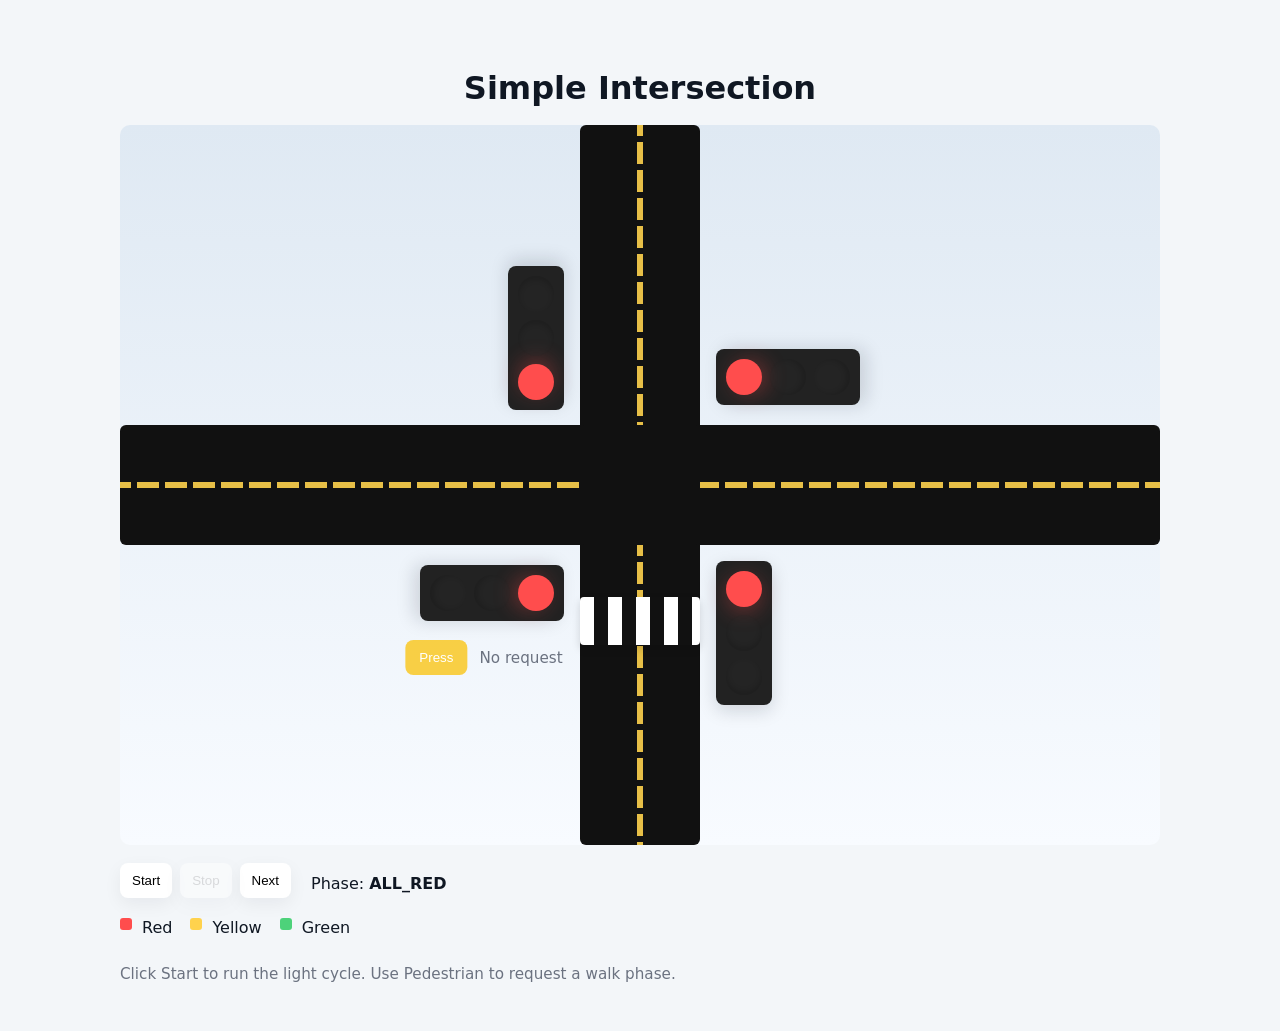
<file: Namu darbas 2/index.html>
<!DOCTYPE html>
<html lang="en">
<head>
    <meta charset="UTF-8">
    <meta name="viewport" content="width=device-width, initial-scale=1.0">
    <title>Intersection - Traffic Light Demo</title>
    <link rel="stylesheet" href="styles.css">
</head>
<body>
    <div class="wrap">
        <h1>Simple Intersection</h1>

        <div class="intersection" aria-label="Four-way intersection">
                <!-- road surfaces (vertical + horizontal) -->
                <div class="street vertical" aria-hidden="true">
                    <div class="center-line"></div>
                </div>
                <div class="street horizontal" aria-hidden="true">
                    <div class="center-line"></div>
                </div>
                <!-- black center intersection -->
                <div class="street-center" aria-hidden="true"></div>
            <!-- North road -->
            <div class="road north">
                <div id="light-north" class="traffic-light" aria-hidden="false">
                    <div class="bulb red" aria-hidden="true"></div>
                    <div class="bulb yellow" aria-hidden="true"></div>
                    <div class="bulb green" aria-hidden="true"></div>
                </div>
            </div>

            <!-- South road -->
            <div class="road south">
                <div id="light-south" class="traffic-light">
                    <div class="bulb red"></div>
                    <div class="bulb yellow"></div>
                    <div class="bulb green"></div>
                </div>
            </div>

            <!-- East road -->
            <div class="road east">
                <div id="light-east" class="traffic-light">
                    <div class="bulb red"></div>
                    <div class="bulb yellow"></div>
                    <div class="bulb green"></div>
                </div>
            </div>

            <!-- West road -->
            <div class="road west">
                <div id="light-west" class="traffic-light">
                    <div class="bulb red"></div>
                    <div class="bulb yellow"></div>
                    <div class="bulb green"></div>
                </div>
            </div>

            <!-- Pedestrian button/status -->
                    <div class="pedestrian">
                <button id="ped-button" class="ped-btn">Press</button>
                <div id="ped-status" class="ped-status">No request</div>
            </div>

                    <!-- zebra crossing (bottom center) -->
                    <div class="crosswalk bottom-crossing" aria-hidden="true"></div>
        </div>

        <div class="controls">
            <div class="controls-row">
                <button id="start-btn">Start</button>
                <button id="stop-btn" disabled>Stop</button>
                <button id="next-btn">Next</button>
                <div class="status" style="margin-left:12px">Phase: <strong id="phase-label">ALL_RED</strong></div>
            </div>

            <div class="legend">
                <span class="pill red"></span> Red
                <span class="pill yellow" style="margin-left:8px"></span> Yellow
                <span class="pill green" style="margin-left:8px"></span> Green
            </div>

            <div class="notes">
                Click Start to run the light cycle. Use Pedestrian to request a walk phase.
            </div>
        </div>
    </div>

    <script src="script.js"></script>
</body>
</html>
</file>
<file: Namu darbas 2/styles.css>
/* Simple styles for traffic light controller demo */
:root{
  --bg:#f3f6f9;
  --panel:#ffffff;
  --muted:#6b7280;
  --accent:#faca2de1;
}
*{box-sizing:border-box}
body{font-family:Inter,system-ui,Arial,sans-serif;background:var(--bg);margin:0;color:#0f1723}
.wrap{max-width:1080px;margin:28px auto;padding:20px}
h1{text-align:center;margin-bottom:18px}
.intersection{position:relative;height:720px;background:linear-gradient(180deg,#dfe9f3, #f8fbff);border-radius:10px;padding:20px;display:flex;align-items:center;justify-content:center}
.road{position:absolute;width:120px;height:180px;display:flex;align-items:center;justify-content:center}
.road.north{top:17%;left:40%;transform:translateX(-50%)}
.road.south{bottom:17%;left:60%;transform:translateX(-50%)}
.road.east{right:30%;top:35%;transform:translateY(-50%)}
.road.west{left:30%;top:65%;transform:translateY(-50%)}

.traffic-light{width:56px;background:#222;border-radius:8px;padding:10px;display:flex;flex-direction:column;gap:8px;box-shadow:0 6px 18px rgba(15,23,35,0.15)}

/* rotate the visible face of each traffic light (keep bulb order correct) */
.road.north .traffic-light{transform:rotate(180deg);transform-origin:center}
.road.south .traffic-light{transform:rotate(0deg);transform-origin:center}
.road.east  .traffic-light{transform:rotate(-90deg);transform-origin:center}
.road.west  .traffic-light{transform:rotate(90deg);transform-origin:center}
.bulb{width:36px;height:36px;border-radius:50%;background:#2b2b2b;opacity:0.25;box-shadow:inset 0 -3px 6px rgba(0,0,0,.6)}
.bulb.red.on{background:#ff4d4d;opacity:1;box-shadow:0 6px 20px rgba(255,77,77,0.3)}
.bulb.yellow.on{background:#ffd24d;opacity:1;box-shadow:0 6px 20px rgba(255,210,77,0.22)}
.bulb.green.on{background:#4dd27a;opacity:1;box-shadow:0 6px 20px rgba(77,210,122,0.18)}

.controls{margin-top:18px;display:flex;flex-direction:column;gap:12px}
.controls-row{display:flex;gap:8px;align-items:center}
.controls button{padding:10px 12px;border-radius:8px;border:0;background:var(--panel);box-shadow:0 6px 18px rgba(15,23,35,.06);cursor:pointer}
.controls button:disabled{opacity:.45;cursor:default}
.status{margin-top:6px}
.legend{display:flex;gap:10px;margin-top:8px}
.pill{display:inline-block;width:12px;height:12px;border-radius:3px}
.pill.red{background:#ff4d4d}
.pill.yellow{background:#ffd24d}
.pill.green{background:#4dd27a}

.pedestrian{position:absolute;left:35%;bottom:170px;transform:translateX(-50%);display:flex;align-items:center;gap:12px;z-index:6}
.ped-btn{padding:10px 14px;border-radius:8px;border:0;background:var(--accent);color:#fff;cursor:pointer}
.ped-status{font-size:.95rem;color:var(--muted)}


.notes{margin-top:16px;color:var(--muted);font-size:.95rem}

@media (max-width:640px){.intersection{height:520px}.road{width:90px;height:120px}.traffic-light{width:48px}
.bulb{width:28px;height:28px}}

/* Central road surfaces between traffic lights */

.street.vertical{width:120px;left:50%;top:0;transform:translateX(-50%);height:100%}
.street.horizontal{height:120px;top:50%;left:0;transform:translateY(-50%);width:100%}
.street.middle{height:150px;top:50%;left:0;}
.street{position:absolute;background:#111;border-radius:6px;z-index:1;pointer-events:none}

/* center lines on street */
.street .center-line{position:absolute;left:50%;top:0;transform:translateX(-50%);width:6px;height:100%;background:linear-gradient(#ffd24d 0 40%, transparent 40% 60%, #ffd24d 60% 100%);background-size:6px 28px;opacity:0.9}
.street.horizontal .center-line{left:0;top:50%;transform:translateY(-50%);width:100%;height:6px;background:linear-gradient(90deg,#ffd24d 0 40%, transparent 40% 60%, #ffd24d 60% 100%);background-size:28px 6px}
/* black center intersection */
.street-center{position:absolute;left:50%;top:50%;transform:translate(-50%,-50%);width:120px;height:120px;background:#111;border-radius:4px;z-index:1;pointer-events:none}

/* zebra / crosswalk styling */

.bottom-crossing{width:120px;height:48px;left:50%;bottom:200px;transform:translateX(-50%);}
.crosswalk{position:absolute;background:repeating-linear-gradient(90deg,#fff 0 14px, rgba(255,255,255,0) 14px 28px);border-radius:4px;z-index:2;box-shadow:0 4px 8px rgba(0,0,0,0.15);pointer-events:none}

/* ensure traffic lights render above street */
.road{z-index:3}
.traffic-light{z-index:4}

@media (max-width:640px){
  .street.vertical{width:90px}
  .street.horizontal{height:90px}
  .bottom-crossing{width:120px;height:40px;bottom:84px}
}
</file>
